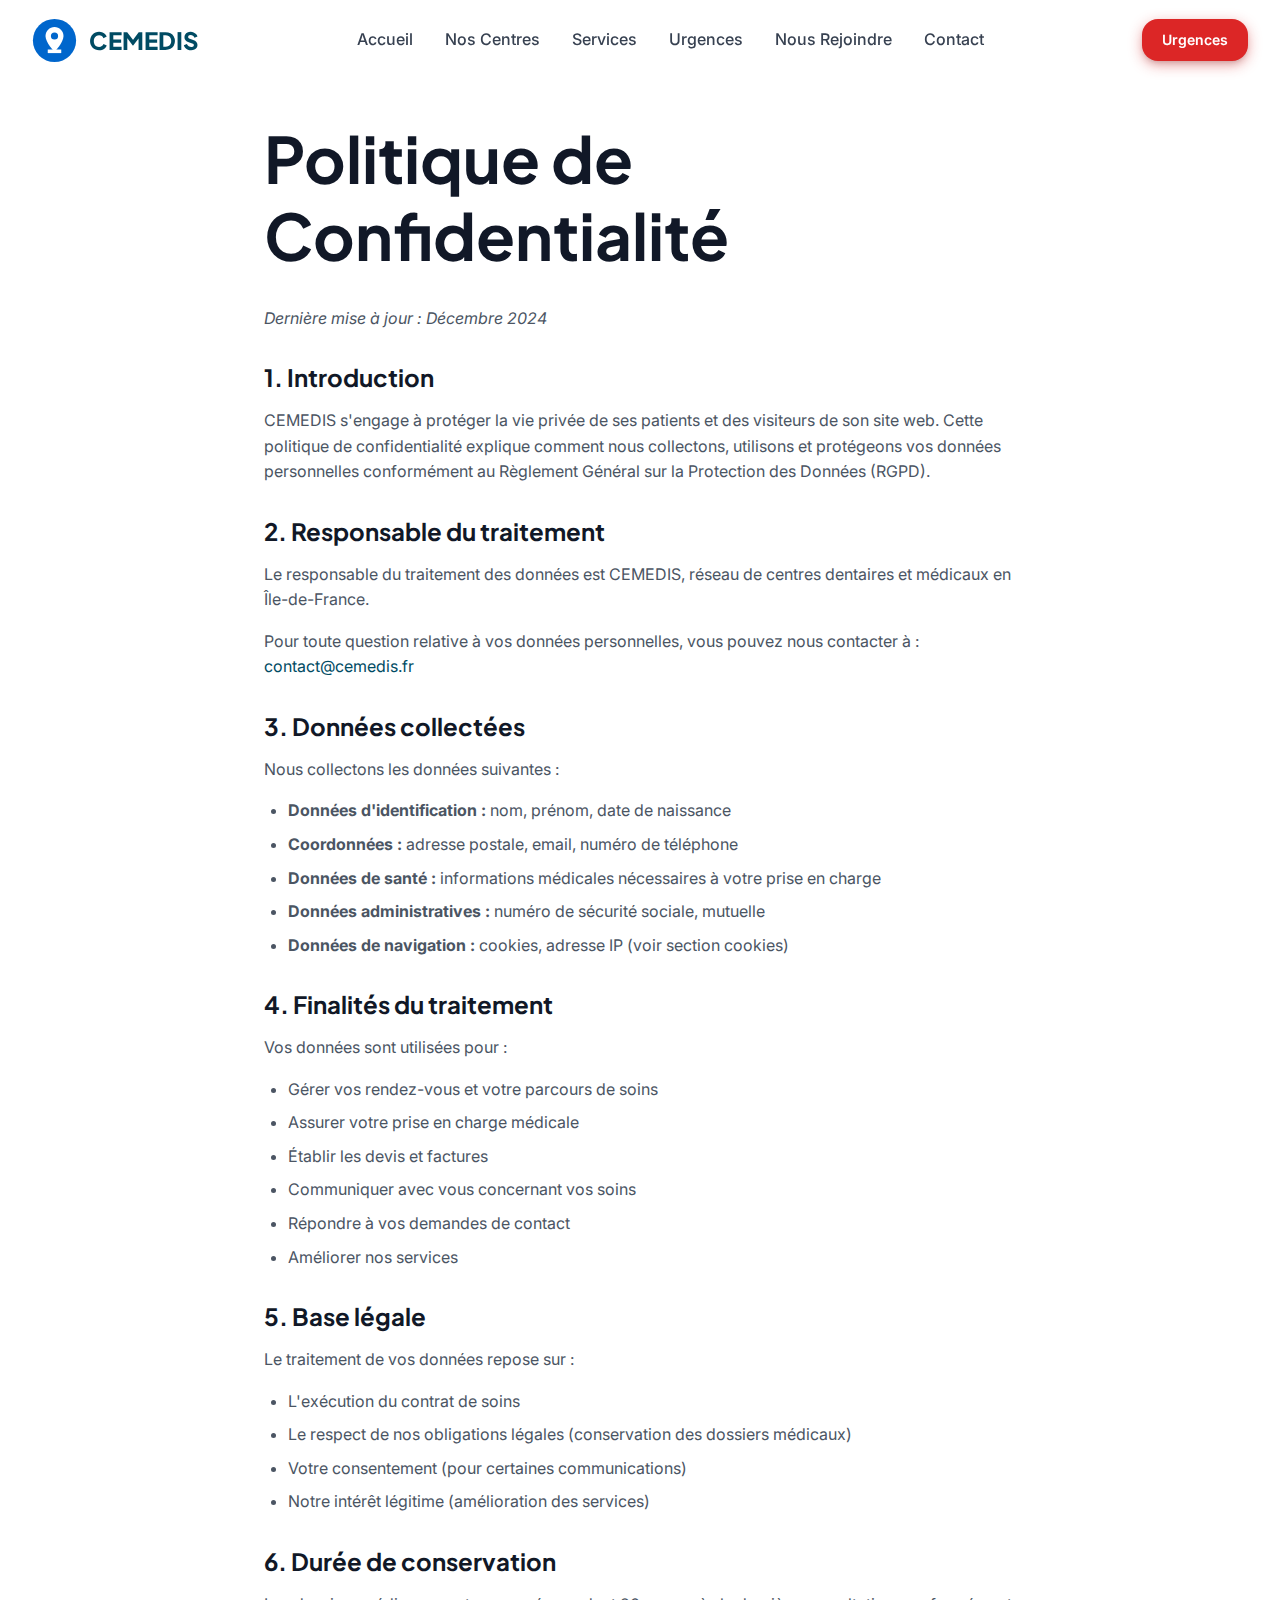
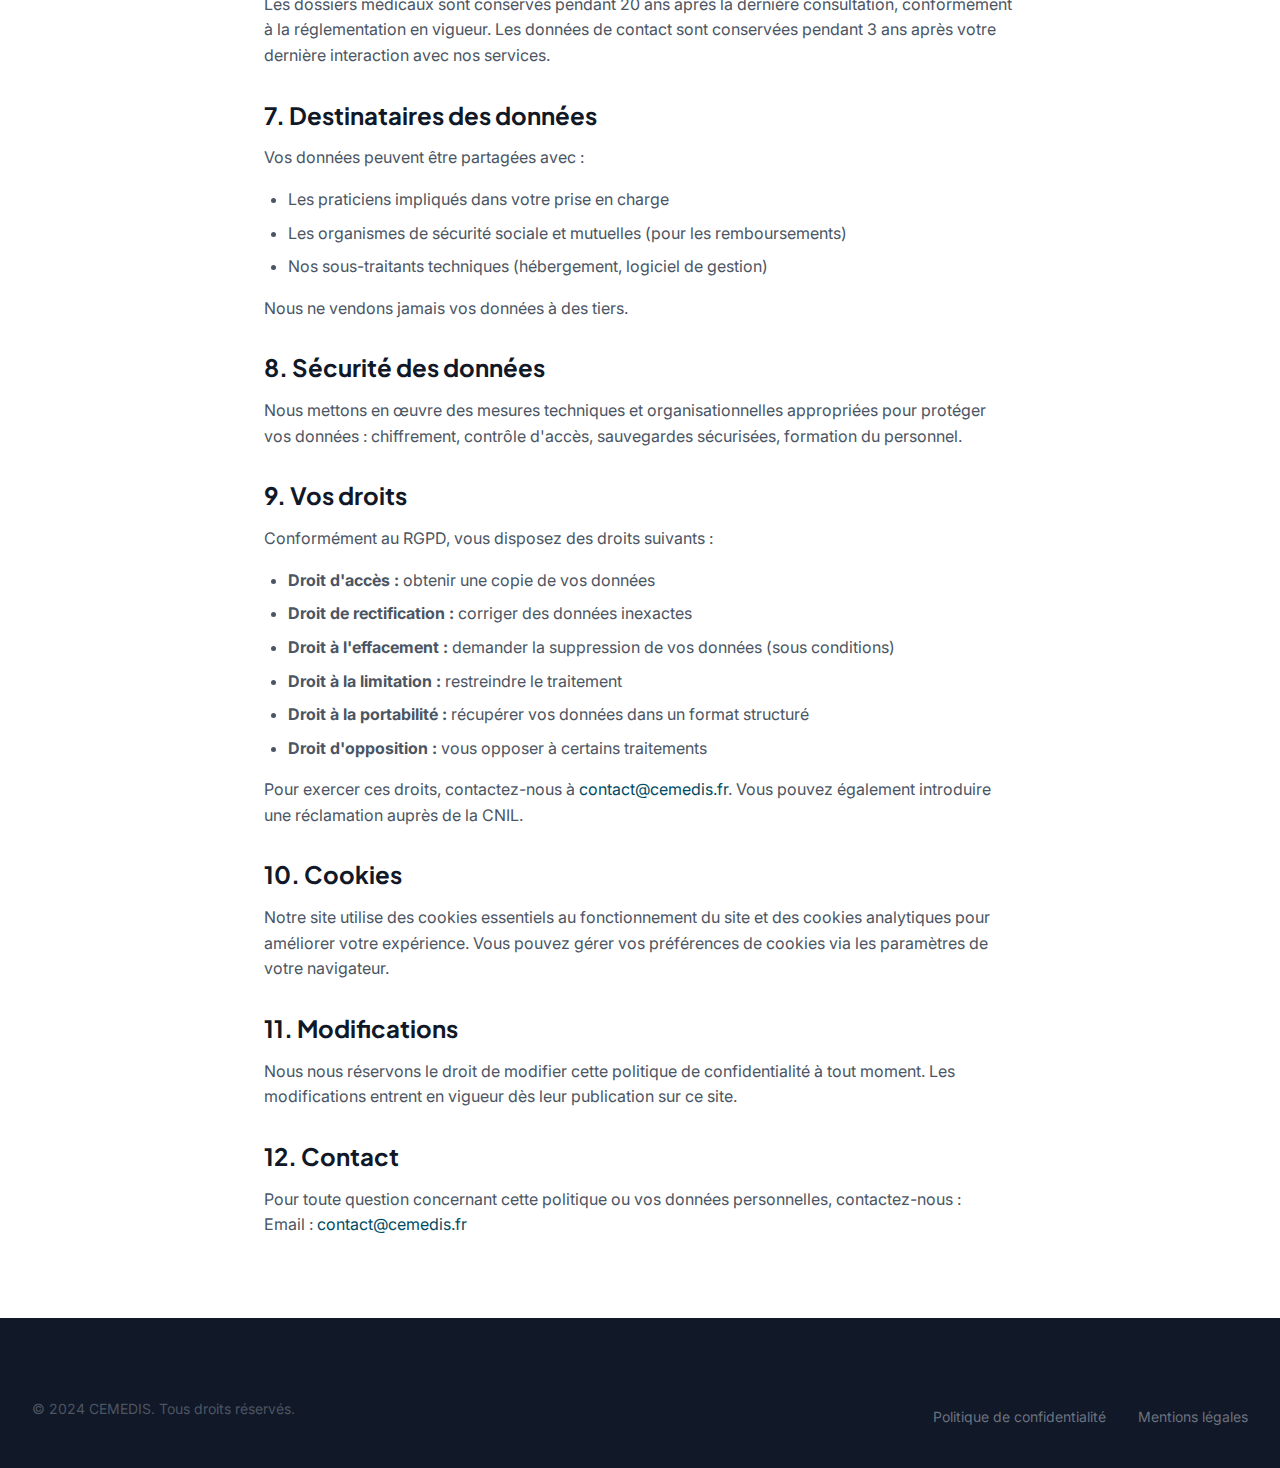
<file: privacy.html>
<!DOCTYPE html>
<html lang="fr">
<head>
  <meta charset="UTF-8">
  <meta name="viewport" content="width=device-width, initial-scale=1.0">
  <meta name="description" content="Politique de confidentialité CEMEDIS - Protection de vos données personnelles.">
  <title>Politique de Confidentialité - CEMEDIS</title>

  <!-- Favicon -->
  <link rel="icon" type="image/x-icon" href="favicon.ico">

  <!-- Fonts -->
  <link rel="preconnect" href="https://fonts.googleapis.com">
  <link rel="preconnect" href="https://fonts.gstatic.com" crossorigin>
  <link href="https://fonts.googleapis.com/css2?family=Inter:wght@300;400;500;600;700;800&family=Plus+Jakarta+Sans:wght@500;600;700;800&display=swap" rel="stylesheet">

  <!-- Styles -->
  <link rel="stylesheet" href="css/style.css">
</head>
<body>
  <!-- Header -->
  <header class="header">
    <div class="container">
      <div class="header-inner">
        <a href="index.html" class="logo">
          <svg width="45" height="45" viewBox="0 0 100 100" fill="none" xmlns="http://www.w3.org/2000/svg">
            <circle cx="50" cy="50" r="48" fill="#0066CC"/>
            <path d="M50 20C38.954 20 30 28.954 30 40c0 15 20 35 20 35s20-20 20-35c0-11.046-8.954-20-20-20z" fill="white"/>
            <circle cx="50" cy="40" r="8" fill="#0066CC"/>
            <path d="M35 70h30v8H35z" fill="white" rx="2"/>
          </svg>
          <span>CEMEDIS</span>
        </a>

        <nav class="nav">
          <a href="index.html" class="nav-link">Accueil</a>
          <a href="etablissements.html" class="nav-link">Nos Centres</a>
          <a href="consultations.html" class="nav-link">Services</a>
          <a href="urgences.html" class="nav-link">Urgences</a>
          <a href="rejoindre.html" class="nav-link">Nous Rejoindre</a>
          <a href="contact.html" class="nav-link">Contact</a>
        </nav>

        <div class="nav-cta">
          <a href="urgences.html" class="btn btn-urgent btn-sm">Urgences</a>
        </div>

        <button class="mobile-menu-btn" aria-label="Menu">
          <span></span>
          <span></span>
          <span></span>
        </button>
      </div>
    </div>

    <nav class="mobile-nav">
      <a href="index.html" class="mobile-nav-link">Accueil</a>
      <a href="etablissements.html" class="mobile-nav-link">Nos Centres</a>
      <a href="consultations.html" class="mobile-nav-link">Services</a>
      <a href="urgences.html" class="mobile-nav-link">Urgences</a>
      <a href="rejoindre.html" class="mobile-nav-link">Nous Rejoindre</a>
      <a href="contact.html" class="mobile-nav-link">Contact</a>
    </nav>
  </header>

  <!-- Content -->
  <div class="privacy-content">
    <h1>Politique de Confidentialité</h1>
    <p><em>Dernière mise à jour : Décembre 2024</em></p>

    <h2>1. Introduction</h2>
    <p>
      CEMEDIS s'engage à protéger la vie privée de ses patients et des visiteurs de son site web.
      Cette politique de confidentialité explique comment nous collectons, utilisons et protégeons vos données personnelles
      conformément au Règlement Général sur la Protection des Données (RGPD).
    </p>

    <h2>2. Responsable du traitement</h2>
    <p>
      Le responsable du traitement des données est CEMEDIS, réseau de centres dentaires et médicaux en Île-de-France.
    </p>
    <p>
      Pour toute question relative à vos données personnelles, vous pouvez nous contacter à : <a href="mailto:contact@cemedis.fr">contact@cemedis.fr</a>
    </p>

    <h2>3. Données collectées</h2>
    <p>Nous collectons les données suivantes :</p>
    <ul>
      <li><strong>Données d'identification :</strong> nom, prénom, date de naissance</li>
      <li><strong>Coordonnées :</strong> adresse postale, email, numéro de téléphone</li>
      <li><strong>Données de santé :</strong> informations médicales nécessaires à votre prise en charge</li>
      <li><strong>Données administratives :</strong> numéro de sécurité sociale, mutuelle</li>
      <li><strong>Données de navigation :</strong> cookies, adresse IP (voir section cookies)</li>
    </ul>

    <h2>4. Finalités du traitement</h2>
    <p>Vos données sont utilisées pour :</p>
    <ul>
      <li>Gérer vos rendez-vous et votre parcours de soins</li>
      <li>Assurer votre prise en charge médicale</li>
      <li>Établir les devis et factures</li>
      <li>Communiquer avec vous concernant vos soins</li>
      <li>Répondre à vos demandes de contact</li>
      <li>Améliorer nos services</li>
    </ul>

    <h2>5. Base légale</h2>
    <p>Le traitement de vos données repose sur :</p>
    <ul>
      <li>L'exécution du contrat de soins</li>
      <li>Le respect de nos obligations légales (conservation des dossiers médicaux)</li>
      <li>Votre consentement (pour certaines communications)</li>
      <li>Notre intérêt légitime (amélioration des services)</li>
    </ul>

    <h2>6. Durée de conservation</h2>
    <p>
      Les dossiers médicaux sont conservés pendant 20 ans après la dernière consultation,
      conformément à la réglementation en vigueur. Les données de contact sont conservées pendant 3 ans
      après votre dernière interaction avec nos services.
    </p>

    <h2>7. Destinataires des données</h2>
    <p>Vos données peuvent être partagées avec :</p>
    <ul>
      <li>Les praticiens impliqués dans votre prise en charge</li>
      <li>Les organismes de sécurité sociale et mutuelles (pour les remboursements)</li>
      <li>Nos sous-traitants techniques (hébergement, logiciel de gestion)</li>
    </ul>
    <p>Nous ne vendons jamais vos données à des tiers.</p>

    <h2>8. Sécurité des données</h2>
    <p>
      Nous mettons en œuvre des mesures techniques et organisationnelles appropriées pour protéger vos données :
      chiffrement, contrôle d'accès, sauvegardes sécurisées, formation du personnel.
    </p>

    <h2>9. Vos droits</h2>
    <p>Conformément au RGPD, vous disposez des droits suivants :</p>
    <ul>
      <li><strong>Droit d'accès :</strong> obtenir une copie de vos données</li>
      <li><strong>Droit de rectification :</strong> corriger des données inexactes</li>
      <li><strong>Droit à l'effacement :</strong> demander la suppression de vos données (sous conditions)</li>
      <li><strong>Droit à la limitation :</strong> restreindre le traitement</li>
      <li><strong>Droit à la portabilité :</strong> récupérer vos données dans un format structuré</li>
      <li><strong>Droit d'opposition :</strong> vous opposer à certains traitements</li>
    </ul>
    <p>
      Pour exercer ces droits, contactez-nous à <a href="mailto:contact@cemedis.fr">contact@cemedis.fr</a>.
      Vous pouvez également introduire une réclamation auprès de la CNIL.
    </p>

    <h2>10. Cookies</h2>
    <p>
      Notre site utilise des cookies essentiels au fonctionnement du site et des cookies analytiques
      pour améliorer votre expérience. Vous pouvez gérer vos préférences de cookies via les paramètres
      de votre navigateur.
    </p>

    <h2>11. Modifications</h2>
    <p>
      Nous nous réservons le droit de modifier cette politique de confidentialité à tout moment.
      Les modifications entrent en vigueur dès leur publication sur ce site.
    </p>

    <h2>12. Contact</h2>
    <p>
      Pour toute question concernant cette politique ou vos données personnelles, contactez-nous :<br>
      Email : <a href="mailto:contact@cemedis.fr">contact@cemedis.fr</a>
    </p>
  </div>

  <!-- Footer -->
  <footer class="footer">
    <div class="container">
      <div class="footer-bottom" style="border: none; padding: 0;">
        <p>&copy; 2024 CEMEDIS. Tous droits réservés.</p>
        <div class="footer-legal">
          <a href="privacy.html">Politique de confidentialité</a>
          <a href="mentions-legales.html">Mentions légales</a>
        </div>
      </div>
    </div>
  </footer>

  <script src="js/app.js"></script>
</body>
</html>
</file>
<file: css/style.css>
/* CEMEDIS - Modern Healthcare Website Styles */

/* ===== CSS Variables ===== */
:root {
  /* Primary Colors - Charte CEMEDIS officielle */
  --cemedis-primary: #004B63;
  --cemedis-primary-dark: #003A4D;
  --cemedis-primary-light: #006B8F;

  /* Secondary Colors - Basées sur #004B63 */
  --cemedis-secondary: #004B63;
  --cemedis-secondary-dark: #003A4D;
  --cemedis-secondary-light: #005A75;

  /* Accent Colors */
  --cemedis-accent: #004B63;
  --cemedis-urgent: #DC2626;
  --cemedis-urgent-light: #FEE2E2;

  /* Neutrals */
  --cemedis-dark: #002535;
  --cemedis-gray-900: #111827;
  --cemedis-gray-800: #1F2937;
  --cemedis-gray-700: #374151;
  --cemedis-gray-600: #4B5563;
  --cemedis-gray-500: #6B7280;
  --cemedis-gray-400: #9CA3AF;
  --cemedis-gray-300: #D1D5DB;
  --cemedis-gray-200: #E5E7EB;
  --cemedis-gray-100: #F3F4F6;
  --cemedis-gray-50: #F9FAFB;
  --cemedis-white: #FFFFFF;

  /* Gradients */
  --gradient-primary: linear-gradient(135deg, #004B63 0%, #003A4D 100%);
  --gradient-hero: linear-gradient(160deg, #004B63 0%, #003A4D 50%, #002A3D 100%);
  --gradient-card: linear-gradient(180deg, rgba(255,255,255,0) 0%, rgba(255,255,255,0.1) 100%);

  /* Shadows */
  --shadow-sm: 0 1px 2px 0 rgba(0, 0, 0, 0.05);
  --shadow: 0 1px 3px 0 rgba(0, 0, 0, 0.1), 0 1px 2px -1px rgba(0, 0, 0, 0.1);
  --shadow-md: 0 4px 6px -1px rgba(0, 0, 0, 0.1), 0 2px 4px -2px rgba(0, 0, 0, 0.1);
  --shadow-lg: 0 10px 15px -3px rgba(0, 0, 0, 0.1), 0 4px 6px -4px rgba(0, 0, 0, 0.1);
  --shadow-xl: 0 20px 25px -5px rgba(0, 0, 0, 0.1), 0 8px 10px -6px rgba(0, 0, 0, 0.1);
  --shadow-2xl: 0 25px 50px -12px rgba(0, 0, 0, 0.25);

  /* Border Radius */
  --radius-sm: 0.25rem;
  --radius: 0.5rem;
  --radius-md: 0.75rem;
  --radius-lg: 1rem;
  --radius-xl: 1.5rem;
  --radius-2xl: 2rem;
  --radius-full: 9999px;

  /* Transitions */
  --transition-fast: 150ms ease;
  --transition: 300ms ease;
  --transition-slow: 500ms ease;

  /* Typography */
  --font-sans: 'Inter', -apple-system, BlinkMacSystemFont, 'Segoe UI', Roboto, sans-serif;
  --font-display: 'Plus Jakarta Sans', var(--font-sans);
}

/* ===== Base Styles ===== */
*, *::before, *::after {
  box-sizing: border-box;
  margin: 0;
  padding: 0;
}

html {
  scroll-behavior: smooth;
  -webkit-font-smoothing: antialiased;
  -moz-osx-font-smoothing: grayscale;
}

body {
  font-family: var(--font-sans);
  font-size: 16px;
  line-height: 1.6;
  color: var(--cemedis-gray-800);
  background-color: var(--cemedis-white);
  overflow-x: hidden;
}

/* ===== Typography ===== */
h1, h2, h3, h4, h5, h6 {
  font-family: var(--font-display);
  font-weight: 700;
  line-height: 1.2;
  color: var(--cemedis-gray-900);
}

h1 { font-size: clamp(2.5rem, 5vw, 4rem); }
h2 { font-size: clamp(2rem, 4vw, 3rem); }
h3 { font-size: clamp(1.5rem, 3vw, 2rem); }
h4 { font-size: clamp(1.25rem, 2vw, 1.5rem); }

p {
  margin-bottom: 1rem;
  color: var(--cemedis-gray-600);
}

a {
  color: var(--cemedis-primary);
  text-decoration: none;
  transition: color var(--transition-fast);
}

a:hover {
  color: var(--cemedis-primary-dark);
}

/* ===== Layout ===== */
.container {
  width: 100%;
  max-width: 1280px;
  margin: 0 auto;
  padding: 0 1.5rem;
}

@media (min-width: 768px) {
  .container {
    padding: 0 2rem;
  }
}

.section {
  padding: 5rem 0;
}

.section-sm {
  padding: 3rem 0;
}

.section-lg {
  padding: 7rem 0;
}

/* ===== Header & Navigation ===== */
.header {
  position: fixed;
  top: 0;
  left: 0;
  right: 0;
  z-index: 1000;
  background: rgba(255, 255, 255, 0.95);
  backdrop-filter: blur(10px);
  border-bottom: 1px solid transparent;
  transition: all var(--transition);
}

.header.scrolled {
  background: rgba(255, 255, 255, 0.98);
  border-bottom-color: var(--cemedis-gray-200);
  box-shadow: var(--shadow-md);
}

.header-inner {
  display: flex;
  align-items: center;
  justify-content: space-between;
  height: 80px;
}

.logo {
  display: flex;
  align-items: center;
  gap: 0.75rem;
  font-family: var(--font-display);
  font-weight: 800;
  font-size: 1.5rem;
  color: var(--cemedis-primary);
}

.logo img {
  height: 73px;
  width: auto;
}

.nav {
  display: none;
}

@media (min-width: 1024px) {
  .nav {
    display: flex;
    align-items: center;
    gap: 2rem;
  }
}

.nav-link {
  position: relative;
  font-weight: 500;
  color: var(--cemedis-gray-700);
  padding: 0.5rem 0;
  transition: color var(--transition-fast);
}

.nav-link:hover,
.nav-link.active {
  color: var(--cemedis-primary);
}

.nav-link::after {
  content: '';
  position: absolute;
  bottom: 0;
  left: 0;
  width: 0;
  height: 2px;
  background: var(--cemedis-primary);
  transition: width var(--transition);
}

.nav-link:hover::after,
.nav-link.active::after {
  width: 100%;
}

.nav-cta {
  display: none;
  align-items: center;
  gap: 1rem;
}

@media (min-width: 1024px) {
  .nav-cta {
    display: flex;
  }
}

/* Mobile Menu */
.mobile-menu-btn {
  display: none;
  flex-direction: column;
  gap: 5px;
  padding: 0.5rem;
  background: none;
  border: none;
  cursor: pointer;
  z-index: 100;
}

@media (max-width: 1023px) {
  .mobile-menu-btn {
    display: flex;
  }
}

.mobile-menu-btn span {
  display: block;
  width: 24px;
  height: 2px;
  background: var(--cemedis-gray-800);
  transition: all var(--transition);
}

.mobile-menu-btn.active span:nth-child(1) {
  transform: rotate(45deg) translate(5px, 5px);
}

.mobile-menu-btn.active span:nth-child(2) {
  opacity: 0;
}

.mobile-menu-btn.active span:nth-child(3) {
  transform: rotate(-45deg) translate(5px, -5px);
}

.mobile-nav {
  position: fixed;
  top: 80px;
  left: 0;
  right: 0;
  bottom: 0;
  background: var(--cemedis-white);
  padding: 2rem;
  transform: translateX(100%);
  transition: transform var(--transition);
  overflow-y: auto;
  z-index: 9999;
}

.mobile-nav.active {
  transform: translateX(0);
}

.mobile-nav-link {
  display: block;
  padding: 1rem 0;
  font-size: 1.25rem;
  font-weight: 500;
  color: var(--cemedis-gray-800);
  border-bottom: 1px solid var(--cemedis-gray-200);
}

/* ===== Buttons ===== */
.btn {
  display: inline-flex;
  align-items: center;
  justify-content: center;
  gap: 0.5rem;
  padding: 0.875rem 1.75rem;
  font-family: var(--font-sans);
  font-size: 1rem;
  font-weight: 600;
  border-radius: var(--radius-lg);
  border: none;
  cursor: pointer;
  transition: all var(--transition);
  text-decoration: none;
}

.btn-primary {
  background: var(--gradient-primary);
  color: var(--cemedis-white);
  box-shadow: var(--shadow-md), 0 4px 14px rgba(0, 75, 99, 0.4);
}

.btn-primary:hover {
  transform: translateY(-2px);
  box-shadow: var(--shadow-lg), 0 6px 20px rgba(0, 75, 99, 0.5);
  color: var(--cemedis-white);
}

.btn-secondary {
  background: var(--cemedis-white);
  color: var(--cemedis-primary);
  border: 2px solid var(--cemedis-primary);
}

.btn-secondary:hover {
  background: var(--cemedis-primary);
  color: var(--cemedis-white);
}

.btn-urgent {
  background: var(--cemedis-urgent);
  color: var(--cemedis-white);
  box-shadow: var(--shadow-md), 0 4px 14px rgba(220, 38, 38, 0.4);
  animation: pulse-urgent 2s infinite;
}

@keyframes pulse-urgent {
  0%, 100% { box-shadow: var(--shadow-md), 0 4px 14px rgba(220, 38, 38, 0.4); }
  50% { box-shadow: var(--shadow-lg), 0 6px 25px rgba(220, 38, 38, 0.6); }
}

.btn-white {
  background: var(--cemedis-white);
  color: var(--cemedis-primary);
}

.btn-white:hover {
  background: var(--cemedis-gray-100);
  color: var(--cemedis-primary);
}

.btn-ghost {
  background: transparent;
  color: var(--cemedis-gray-700);
}

.btn-ghost:hover {
  background: var(--cemedis-gray-100);
}

.btn-sm {
  padding: 0.625rem 1.25rem;
  font-size: 0.875rem;
}

.btn-lg {
  padding: 1rem 2rem;
  font-size: 1.125rem;
}

.btn-icon {
  padding: 0.75rem;
}

/* ===== Hero Section ===== */
.hero {
  position: relative;
  min-height: 100vh;
  display: flex;
  align-items: center;
  padding-top: 80px;
  background: var(--gradient-hero);
  overflow: hidden;
}

.hero::before {
  content: '';
  position: absolute;
  top: 0;
  left: 0;
  right: 0;
  bottom: 0;
  background: url("data:image/svg+xml,%3Csvg width='60' height='60' viewBox='0 0 60 60' xmlns='http://www.w3.org/2000/svg'%3E%3Cg fill='none' fill-rule='evenodd'%3E%3Cg fill='%23ffffff' fill-opacity='0.05'%3E%3Cpath d='M36 34v-4h-2v4h-4v2h4v4h2v-4h4v-2h-4zm0-30V0h-2v4h-4v2h4v4h2V6h4V4h-4zM6 34v-4H4v4H0v2h4v4h2v-4h4v-2H6zM6 4V0H4v4H0v2h4v4h2V6h4V4H6z'/%3E%3C/g%3E%3C/g%3E%3C/svg%3E");
  opacity: 0.5;
}

.hero-content {
  position: relative;
  z-index: 1;
  max-width: 700px;
}

.hero-badge {
  display: inline-flex;
  align-items: center;
  gap: 0.5rem;
  padding: 0.5rem 1rem;
  background: rgba(255, 255, 255, 0.15);
  backdrop-filter: blur(10px);
  border-radius: var(--radius-full);
  color: var(--cemedis-white);
  font-size: 0.875rem;
  font-weight: 500;
  margin-bottom: 1.5rem;
}

.hero h1 {
  color: var(--cemedis-white);
  margin-bottom: 1.5rem;
}

.hero-subtitle {
  font-size: 1.25rem;
  color: rgba(255, 255, 255, 0.9);
  margin-bottom: 2rem;
  line-height: 1.7;
}

.hero-actions {
  display: flex;
  flex-wrap: wrap;
  gap: 1rem;
  margin-bottom: 3rem;
}

.hero-search {
  display: flex;
  gap: 0.5rem;
  padding: 0.5rem;
  background: var(--cemedis-white);
  border-radius: var(--radius-xl);
  box-shadow: var(--shadow-2xl);
  max-width: 500px;
  width: 100%;
}

.hero-search input {
  flex: 1;
  padding: 1rem 1.5rem;
  border: none;
  background: transparent;
  font-size: 1rem;
  outline: none;
}

.hero-search input::placeholder {
  color: var(--cemedis-gray-400);
}

.hero-image {
  position: absolute;
  right: 2%;
  top: 50%;
  transform: translateY(-50%);
  width: 45%;
  max-width: 600px;
  opacity: 0;
  pointer-events: none;
}

.hero-image img {
  width: 100%;
  height: auto;
  border-radius: var(--radius-2xl);
  box-shadow: 0 25px 50px -12px rgba(0, 0, 0, 0.4);
  object-fit: cover;
}

@media (min-width: 1024px) {
  .hero-image {
    opacity: 1;
    pointer-events: auto;
  }
}

/* ===== Stats Section ===== */
.stats {
  position: relative;
  margin-top: -4rem;
  z-index: 10;
}

.stats-grid {
  display: grid;
  grid-template-columns: repeat(2, 1fr);
  gap: 1rem;
}

@media (min-width: 768px) {
  .stats-grid {
    grid-template-columns: repeat(4, 1fr);
    gap: 1.5rem;
  }
}

.stat-card {
  background: var(--cemedis-white);
  padding: 2rem;
  border-radius: var(--radius-xl);
  box-shadow: var(--shadow-lg);
  text-align: center;
  transition: transform var(--transition);
}

.stat-card:hover {
  transform: translateY(-5px);
}

.stat-icon {
  display: inline-flex;
  align-items: center;
  justify-content: center;
  width: 60px;
  height: 60px;
  background: var(--cemedis-gray-100);
  border-radius: var(--radius-lg);
  margin-bottom: 1rem;
  color: var(--cemedis-primary);
  font-size: 1.5rem;
}

.stat-number {
  font-family: var(--font-display);
  font-size: 2.5rem;
  font-weight: 800;
  color: var(--cemedis-primary);
  line-height: 1;
  margin-bottom: 0.5rem;
}

.stat-label {
  font-size: 0.875rem;
  color: var(--cemedis-gray-500);
  font-weight: 500;
}

/* ===== Services Section ===== */
.services-grid {
  display: grid;
  grid-template-columns: 1fr;
  gap: 2rem;
}

@media (min-width: 768px) {
  .services-grid {
    grid-template-columns: repeat(2, 1fr);
  }
}

@media (min-width: 1024px) {
  .services-grid {
    grid-template-columns: repeat(3, 1fr);
  }
}

.service-card {
  position: relative;
  background: var(--cemedis-white);
  padding: 2rem;
  border-radius: var(--radius-xl);
  box-shadow: var(--shadow);
  border: 1px solid var(--cemedis-gray-200);
  transition: all var(--transition);
  overflow: hidden;
}

.service-card::before {
  content: '';
  position: absolute;
  top: 0;
  left: 0;
  right: 0;
  height: 4px;
  background: var(--gradient-primary);
  transform: scaleX(0);
  transition: transform var(--transition);
}

.service-card:hover {
  transform: translateY(-5px);
  box-shadow: var(--shadow-xl);
  border-color: transparent;
}

.service-card:hover::before {
  transform: scaleX(1);
}

.service-icon {
  display: inline-flex;
  align-items: center;
  justify-content: center;
  width: 70px;
  height: 70px;
  background: linear-gradient(135deg, var(--cemedis-gray-100) 0%, var(--cemedis-gray-50) 100%);
  border-radius: var(--radius-lg);
  margin-bottom: 1.5rem;
  font-size: 2rem;
}

.service-card h3 {
  margin-bottom: 1rem;
  font-size: 1.25rem;
}

.service-card p {
  font-size: 0.95rem;
  margin-bottom: 1.5rem;
}

.service-link {
  display: inline-flex;
  align-items: center;
  gap: 0.5rem;
  font-weight: 600;
  color: var(--cemedis-primary);
}

.service-link svg {
  transition: transform var(--transition);
}

.service-link:hover svg {
  transform: translateX(5px);
}

/* ===== Section Headers ===== */
.section-header {
  text-align: center;
  max-width: 700px;
  margin: 0 auto 4rem;
}

.section-label {
  display: inline-block;
  padding: 0.5rem 1rem;
  background: var(--cemedis-gray-100);
  color: var(--cemedis-primary);
  font-size: 0.875rem;
  font-weight: 600;
  border-radius: var(--radius-full);
  margin-bottom: 1rem;
  text-transform: uppercase;
  letter-spacing: 0.05em;
}

.section-header h2 {
  margin-bottom: 1rem;
}

.section-header p {
  font-size: 1.125rem;
  color: var(--cemedis-gray-500);
}

/* ===== Centers/Establishments ===== */
.centers-grid {
  display: grid;
  grid-template-columns: 1fr;
  gap: 1.5rem;
}

@media (min-width: 768px) {
  .centers-grid {
    grid-template-columns: repeat(2, 1fr);
  }
}

@media (min-width: 1024px) {
  .centers-grid {
    grid-template-columns: repeat(3, 1fr);
  }
}

.center-card {
  background: var(--cemedis-white);
  border-radius: var(--radius-xl);
  box-shadow: var(--shadow);
  border: 1px solid var(--cemedis-gray-200);
  overflow: hidden;
  transition: all var(--transition);
}

.center-card:hover {
  transform: translateY(-5px);
  box-shadow: var(--shadow-xl);
}

.center-header {
  padding: 1.5rem;
  border-bottom: 1px solid var(--cemedis-gray-100);
}

.center-name {
  font-size: 1.125rem;
  font-weight: 700;
  color: var(--cemedis-gray-900);
  margin-bottom: 0.5rem;
}

.center-rating {
  display: flex;
  align-items: center;
  gap: 0.5rem;
}

.center-stars {
  color: #FBBF24;
}

.center-rating-text {
  font-size: 0.875rem;
  color: var(--cemedis-gray-500);
}

.center-body {
  padding: 1.5rem;
}

.center-info {
  display: flex;
  flex-direction: column;
  gap: 0.75rem;
  margin-bottom: 1.5rem;
}

.center-info-item {
  display: flex;
  align-items: flex-start;
  gap: 0.75rem;
  font-size: 0.9rem;
  color: var(--cemedis-gray-600);
}

.center-info-item svg {
  flex-shrink: 0;
  color: var(--cemedis-primary);
  margin-top: 0.125rem;
}

.center-actions {
  display: flex;
  gap: 0.75rem;
}

.center-actions .btn {
  flex: 1;
  font-size: 0.875rem;
  padding: 0.75rem;
}

/* ===== Map ===== */
.map-container {
  position: relative;
  height: 500px;
  border-radius: var(--radius-xl);
  overflow: hidden;
  box-shadow: var(--shadow-lg);
  background: var(--cemedis-gray-100);
}

#map {
  width: 100%;
  height: 500px;
  min-height: 500px;
  background: var(--cemedis-gray-100);
}

.leaflet-popup-content-wrapper {
  border-radius: var(--radius-lg);
  box-shadow: var(--shadow-lg);
}

.leaflet-popup-content {
  margin: 1rem;
}

.map-popup-title {
  font-weight: 700;
  color: var(--cemedis-gray-900);
  margin-bottom: 0.5rem;
}

.map-popup-address {
  font-size: 0.875rem;
  color: var(--cemedis-gray-600);
  margin-bottom: 0.75rem;
}

/* ===== Testimonials ===== */
.testimonials-slider {
  position: relative;
  overflow: hidden;
}

.testimonial-card {
  background: var(--cemedis-white);
  padding: 2rem;
  border-radius: var(--radius-xl);
  box-shadow: var(--shadow);
  border: 1px solid var(--cemedis-gray-200);
}

.testimonial-stars {
  color: #FBBF24;
  font-size: 1.25rem;
  margin-bottom: 1rem;
}

.testimonial-text {
  font-size: 1.1rem;
  color: var(--cemedis-gray-700);
  line-height: 1.7;
  margin-bottom: 1.5rem;
  font-style: italic;
}

.testimonial-author {
  display: flex;
  align-items: center;
  gap: 1rem;
}

.testimonial-avatar {
  width: 50px;
  height: 50px;
  border-radius: var(--radius-full);
  background: var(--cemedis-gray-200);
  display: flex;
  align-items: center;
  justify-content: center;
  font-weight: 700;
  color: var(--cemedis-primary);
}

.testimonial-name {
  font-weight: 600;
  color: var(--cemedis-gray-900);
}

.testimonial-source {
  font-size: 0.875rem;
  color: var(--cemedis-gray-500);
}

/* ===== CTA Section ===== */
.cta {
  background: var(--gradient-hero);
  color: var(--cemedis-white);
  text-align: center;
  position: relative;
  overflow: hidden;
}

.cta::before {
  content: '';
  position: absolute;
  top: 0;
  left: 0;
  right: 0;
  bottom: 0;
  background: url("data:image/svg+xml,%3Csvg width='60' height='60' viewBox='0 0 60 60' xmlns='http://www.w3.org/2000/svg'%3E%3Cg fill='none' fill-rule='evenodd'%3E%3Cg fill='%23ffffff' fill-opacity='0.05'%3E%3Cpath d='M36 34v-4h-2v4h-4v2h4v4h2v-4h4v-2h-4zm0-30V0h-2v4h-4v2h4v4h2V6h4V4h-4zM6 34v-4H4v4H0v2h4v4h2v-4h4v-2H6zM6 4V0H4v4H0v2h4v4h2V6h4V4H6z'/%3E%3C/g%3E%3C/g%3E%3C/svg%3E");
  opacity: 0.5;
}

.cta-content {
  position: relative;
  z-index: 1;
  max-width: 700px;
  margin: 0 auto;
}

.cta h2 {
  color: var(--cemedis-white);
  margin-bottom: 1rem;
}

.cta p {
  font-size: 1.25rem;
  color: rgba(255, 255, 255, 0.9);
  margin-bottom: 2rem;
}

.cta-actions {
  display: flex;
  flex-wrap: wrap;
  justify-content: center;
  gap: 1rem;
}

/* ===== Footer ===== */
.footer {
  background: var(--cemedis-gray-900);
  color: var(--cemedis-gray-300);
  padding: 5rem 0 2rem;
}

.footer-grid {
  display: grid;
  grid-template-columns: 1fr;
  gap: 3rem;
  margin-bottom: 4rem;
}

@media (min-width: 768px) {
  .footer-grid {
    grid-template-columns: repeat(2, 1fr);
  }
}

@media (min-width: 1024px) {
  .footer-grid {
    grid-template-columns: 2fr 1fr 1fr 1fr;
  }
}

.footer-brand {
  max-width: 300px;
}

.footer-logo {
  display: flex;
  align-items: center;
  gap: 0.75rem;
  font-family: var(--font-display);
  font-weight: 800;
  font-size: 1.5rem;
  color: var(--cemedis-white);
  margin-bottom: 1rem;
}

.footer-logo img {
  height: 60px;
}

.footer-desc {
  font-size: 0.95rem;
  line-height: 1.7;
  margin-bottom: 1.5rem;
}

.footer-social {
  display: flex;
  gap: 1rem;
}

.footer-social a {
  display: flex;
  align-items: center;
  justify-content: center;
  width: 40px;
  height: 40px;
  background: var(--cemedis-gray-800);
  border-radius: var(--radius);
  color: var(--cemedis-gray-400);
  transition: all var(--transition);
}

.footer-social a:hover {
  background: var(--cemedis-primary);
  color: var(--cemedis-white);
}

.footer-column h4 {
  color: var(--cemedis-white);
  font-size: 1rem;
  margin-bottom: 1.5rem;
}

.footer-links {
  list-style: none;
}

.footer-links li {
  margin-bottom: 0.75rem;
}

.footer-links a {
  color: var(--cemedis-gray-400);
  font-size: 0.95rem;
  transition: color var(--transition-fast);
}

.footer-links a:hover {
  color: var(--cemedis-white);
}

.footer-contact-item {
  display: flex;
  align-items: flex-start;
  gap: 0.75rem;
  margin-bottom: 1rem;
  font-size: 0.95rem;
}

.footer-contact-item svg {
  flex-shrink: 0;
  color: var(--cemedis-primary);
  margin-top: 0.25rem;
}

.footer-bottom {
  padding-top: 2rem;
  border-top: 1px solid var(--cemedis-gray-800);
  display: flex;
  flex-wrap: wrap;
  justify-content: space-between;
  align-items: center;
  gap: 1rem;
  font-size: 0.875rem;
  color: var(--cemedis-gray-500);
}

.footer-legal {
  display: flex;
  gap: 2rem;
}

.footer-legal a {
  color: var(--cemedis-gray-500);
}

.footer-legal a:hover {
  color: var(--cemedis-white);
}

/* ===== Urgences Banner ===== */
.urgences-banner {
  background: var(--cemedis-urgent);
  color: var(--cemedis-white);
  padding: 1rem 0;
  text-align: center;
}

.urgences-banner-content {
  display: flex;
  align-items: center;
  justify-content: center;
  gap: 1rem;
  flex-wrap: wrap;
}

.urgences-banner strong {
  font-weight: 700;
}

.urgences-banner a {
  color: var(--cemedis-white);
  text-decoration: underline;
}

/* ===== Forms ===== */
.form-group {
  margin-bottom: 1.5rem;
}

.form-label {
  display: block;
  font-weight: 500;
  color: var(--cemedis-gray-700);
  margin-bottom: 0.5rem;
}

.form-input,
.form-textarea,
.form-select {
  width: 100%;
  padding: 0.875rem 1rem;
  font-size: 1rem;
  border: 2px solid var(--cemedis-gray-200);
  border-radius: var(--radius-lg);
  background: var(--cemedis-white);
  transition: all var(--transition-fast);
}

.form-input:focus,
.form-textarea:focus,
.form-select:focus {
  outline: none;
  border-color: var(--cemedis-primary);
  box-shadow: 0 0 0 3px rgba(0, 75, 99, 0.1);
}

.form-textarea {
  min-height: 150px;
  resize: vertical;
}

/* ===== Podio Iframe Container ===== */
.podio-form-container {
  background: var(--cemedis-white);
  border-radius: var(--radius-xl);
  box-shadow: var(--shadow-lg);
  padding: 2rem;
  margin: 2rem 0;
}

.podio-form-container iframe {
  width: 100%;
  min-height: 800px;
  border: none;
}

/* ===== Utility Classes ===== */
.text-center { text-align: center; }
.text-left { text-align: left; }
.text-right { text-align: right; }

.text-primary { color: var(--cemedis-primary); }
.text-secondary { color: var(--cemedis-secondary); }
.text-urgent { color: var(--cemedis-urgent); }
.text-white { color: var(--cemedis-white); }
.text-gray { color: var(--cemedis-gray-500); }

.bg-primary { background-color: var(--cemedis-primary); }
.bg-secondary { background-color: var(--cemedis-secondary); }
.bg-gray { background-color: var(--cemedis-gray-100); }
.bg-white { background-color: var(--cemedis-white); }

.mt-0 { margin-top: 0; }
.mt-1 { margin-top: 0.5rem; }
.mt-2 { margin-top: 1rem; }
.mt-3 { margin-top: 1.5rem; }
.mt-4 { margin-top: 2rem; }
.mt-5 { margin-top: 3rem; }

.mb-0 { margin-bottom: 0; }
.mb-1 { margin-bottom: 0.5rem; }
.mb-2 { margin-bottom: 1rem; }
.mb-3 { margin-bottom: 1.5rem; }
.mb-4 { margin-bottom: 2rem; }
.mb-5 { margin-bottom: 3rem; }

.hidden { display: none; }
.visible { display: block; }

/* ===== Animations ===== */
@keyframes fadeInUp {
  from {
    opacity: 0;
    transform: translateY(30px);
  }
  to {
    opacity: 1;
    transform: translateY(0);
  }
}

@keyframes fadeIn {
  from { opacity: 0; }
  to { opacity: 1; }
}

@keyframes slideInRight {
  from {
    opacity: 0;
    transform: translateX(30px);
  }
  to {
    opacity: 1;
    transform: translateX(0);
  }
}

.animate-fadeInUp {
  animation: fadeInUp 0.6s ease forwards;
}

.animate-fadeIn {
  animation: fadeIn 0.6s ease forwards;
}

.animate-slideInRight {
  animation: slideInRight 0.6s ease forwards;
}

/* Animation delays */
.delay-100 { animation-delay: 100ms; }
.delay-200 { animation-delay: 200ms; }
.delay-300 { animation-delay: 300ms; }
.delay-400 { animation-delay: 400ms; }
.delay-500 { animation-delay: 500ms; }

/* Scroll animations */
.scroll-animate {
  opacity: 0;
  transform: translateY(30px);
  transition: all 0.6s ease;
}

.scroll-animate.visible {
  opacity: 1;
  transform: translateY(0);
}

/* ===== Loading States ===== */
.skeleton {
  background: linear-gradient(90deg, var(--cemedis-gray-200) 25%, var(--cemedis-gray-100) 50%, var(--cemedis-gray-200) 75%);
  background-size: 200% 100%;
  animation: skeleton-loading 1.5s infinite;
  border-radius: var(--radius);
}

@keyframes skeleton-loading {
  0% { background-position: 200% 0; }
  100% { background-position: -200% 0; }
}

/* ===== Page-specific styles ===== */

/* Success Page */
.success-page {
  min-height: 100vh;
  display: flex;
  align-items: center;
  justify-content: center;
  text-align: center;
  padding: 2rem;
}

.success-icon {
  width: 100px;
  height: 100px;
  background: var(--cemedis-secondary);
  border-radius: var(--radius-full);
  display: flex;
  align-items: center;
  justify-content: center;
  margin: 0 auto 2rem;
  color: var(--cemedis-white);
  font-size: 3rem;
}

/* Error/Denied Page */
.error-page {
  min-height: 100vh;
  display: flex;
  align-items: center;
  justify-content: center;
  text-align: center;
  padding: 2rem;
}

.error-icon {
  width: 100px;
  height: 100px;
  background: var(--cemedis-urgent);
  border-radius: var(--radius-full);
  display: flex;
  align-items: center;
  justify-content: center;
  margin: 0 auto 2rem;
  color: var(--cemedis-white);
  font-size: 3rem;
}

/* Privacy Page */
.privacy-content {
  max-width: 800px;
  margin: 0 auto;
  padding: 120px 1.5rem 4rem;
}

.privacy-content h1 {
  margin-bottom: 2rem;
}

.privacy-content h2 {
  font-size: 1.5rem;
  margin-top: 2rem;
  margin-bottom: 1rem;
}

.privacy-content p,
.privacy-content ul {
  margin-bottom: 1rem;
  color: var(--cemedis-gray-600);
}

.privacy-content ul {
  padding-left: 1.5rem;
}

.privacy-content li {
  margin-bottom: 0.5rem;
}

/* ===== Enhanced Mobile Styles ===== */
@media (max-width: 767px) {
  /* Header mobile */
  .header-inner {
    height: 70px;
  }

  .logo {
    flex: 1;
    justify-content: center;
  }

  .logo img {
    height: 60px;
  }

  /* Hero mobile */
  .hero {
    min-height: auto;
    padding: 100px 0 60px;
  }

  .hero h1 {
    font-size: 2rem;
    line-height: 1.2;
  }

  .hero-subtitle {
    font-size: 1rem;
  }

  .hero-actions {
    flex-direction: column;
  }

  .hero-actions .btn {
    width: 100%;
    justify-content: center;
  }

  .hero-search {
    flex-direction: column;
    padding: 0.75rem;
  }

  .hero-search input {
    padding: 0.875rem 1rem;
  }

  .hero-search .btn {
    width: 100%;
  }

  /* Sections mobile */
  .section {
    padding: 3rem 0;
  }

  .section-header {
    margin-bottom: 2rem;
  }

  .section-header h2 {
    font-size: 1.75rem;
  }

  .section-header p {
    font-size: 1rem;
  }

  /* Stats mobile */
  .stats {
    margin-top: -2rem;
  }

  .stat-card {
    padding: 1.25rem;
  }

  .stat-number {
    font-size: 1.75rem;
  }

  .stat-label {
    font-size: 0.75rem;
  }

  .stat-icon {
    width: 45px;
    height: 45px;
    font-size: 1.25rem;
  }

  /* Services mobile */
  .service-card {
    padding: 1.5rem;
  }

  .service-icon {
    width: 55px;
    height: 55px;
    font-size: 1.5rem;
    margin-bottom: 1rem;
  }

  /* Center cards mobile */
  .center-card {
    margin-bottom: 1rem;
  }

  .center-header {
    padding: 1rem;
  }

  .center-body {
    padding: 1rem;
  }

  .center-actions {
    flex-direction: column;
  }

  .center-actions .btn {
    width: 100%;
  }

  /* Map mobile */
  .map-container {
    height: 300px;
    border-radius: var(--radius-lg);
  }

  /* CTA mobile */
  .cta h2 {
    font-size: 1.5rem;
  }

  .cta p {
    font-size: 1rem;
  }

  .cta-actions {
    flex-direction: column;
  }

  .cta-actions .btn {
    width: 100%;
  }

  /* Footer mobile */
  .footer {
    padding: 3rem 0 1.5rem;
  }

  .footer-grid {
    gap: 2rem;
    margin-bottom: 2rem;
  }

  .footer-logo img {
    height: 45px;
  }

  .footer-bottom {
    flex-direction: column;
    text-align: center;
    gap: 0.75rem;
  }

  .footer-legal {
    flex-wrap: wrap;
    justify-content: center;
    gap: 1rem;
  }

  /* Mobile nav improvements */
  .mobile-nav {
    top: 70px;
    padding: 1.5rem;
  }

  .mobile-nav-link {
    padding: 0.875rem 0;
    font-size: 1.1rem;
  }

  /* Buttons mobile */
  .btn {
    padding: 0.75rem 1.25rem;
    font-size: 0.9rem;
  }

  .btn-lg {
    padding: 0.875rem 1.5rem;
    font-size: 1rem;
  }

  /* Urgences page mobile */
  .urgences-hero-content {
    padding: 2.5rem 0;
  }

  .urgences-hero h1 {
    font-size: 1.75rem;
  }

  .urgences-hero p {
    font-size: 1rem;
  }

  .urgences-actions {
    flex-direction: column;
  }

  .urgences-actions .btn {
    width: 100%;
    justify-content: center;
  }

  .info-card {
    padding: 1.5rem;
  }

  .info-card-icon {
    width: 55px;
    height: 55px;
    font-size: 1.5rem;
  }

  .urgence-type {
    padding: 1rem;
    gap: 1rem;
  }

  .urgence-type-icon {
    width: 40px;
    height: 40px;
  }

  /* Contact page mobile */
  .contact-grid {
    gap: 2rem;
  }

  .contact-info {
    padding: 1.5rem;
  }

  .form-container iframe {
    min-height: 600px;
  }

  /* Typography mobile */
  h1 { font-size: 1.75rem; }
  h2 { font-size: 1.5rem; }
  h3 { font-size: 1.25rem; }
  h4 { font-size: 1.1rem; }
}

/* Small mobile (< 375px) */
@media (max-width: 374px) {
  .container {
    padding: 0 1rem;
  }

  .hero h1 {
    font-size: 1.5rem;
  }

  .stat-number {
    font-size: 1.5rem;
  }

  .btn {
    padding: 0.625rem 1rem;
    font-size: 0.85rem;
  }
}
</file>
